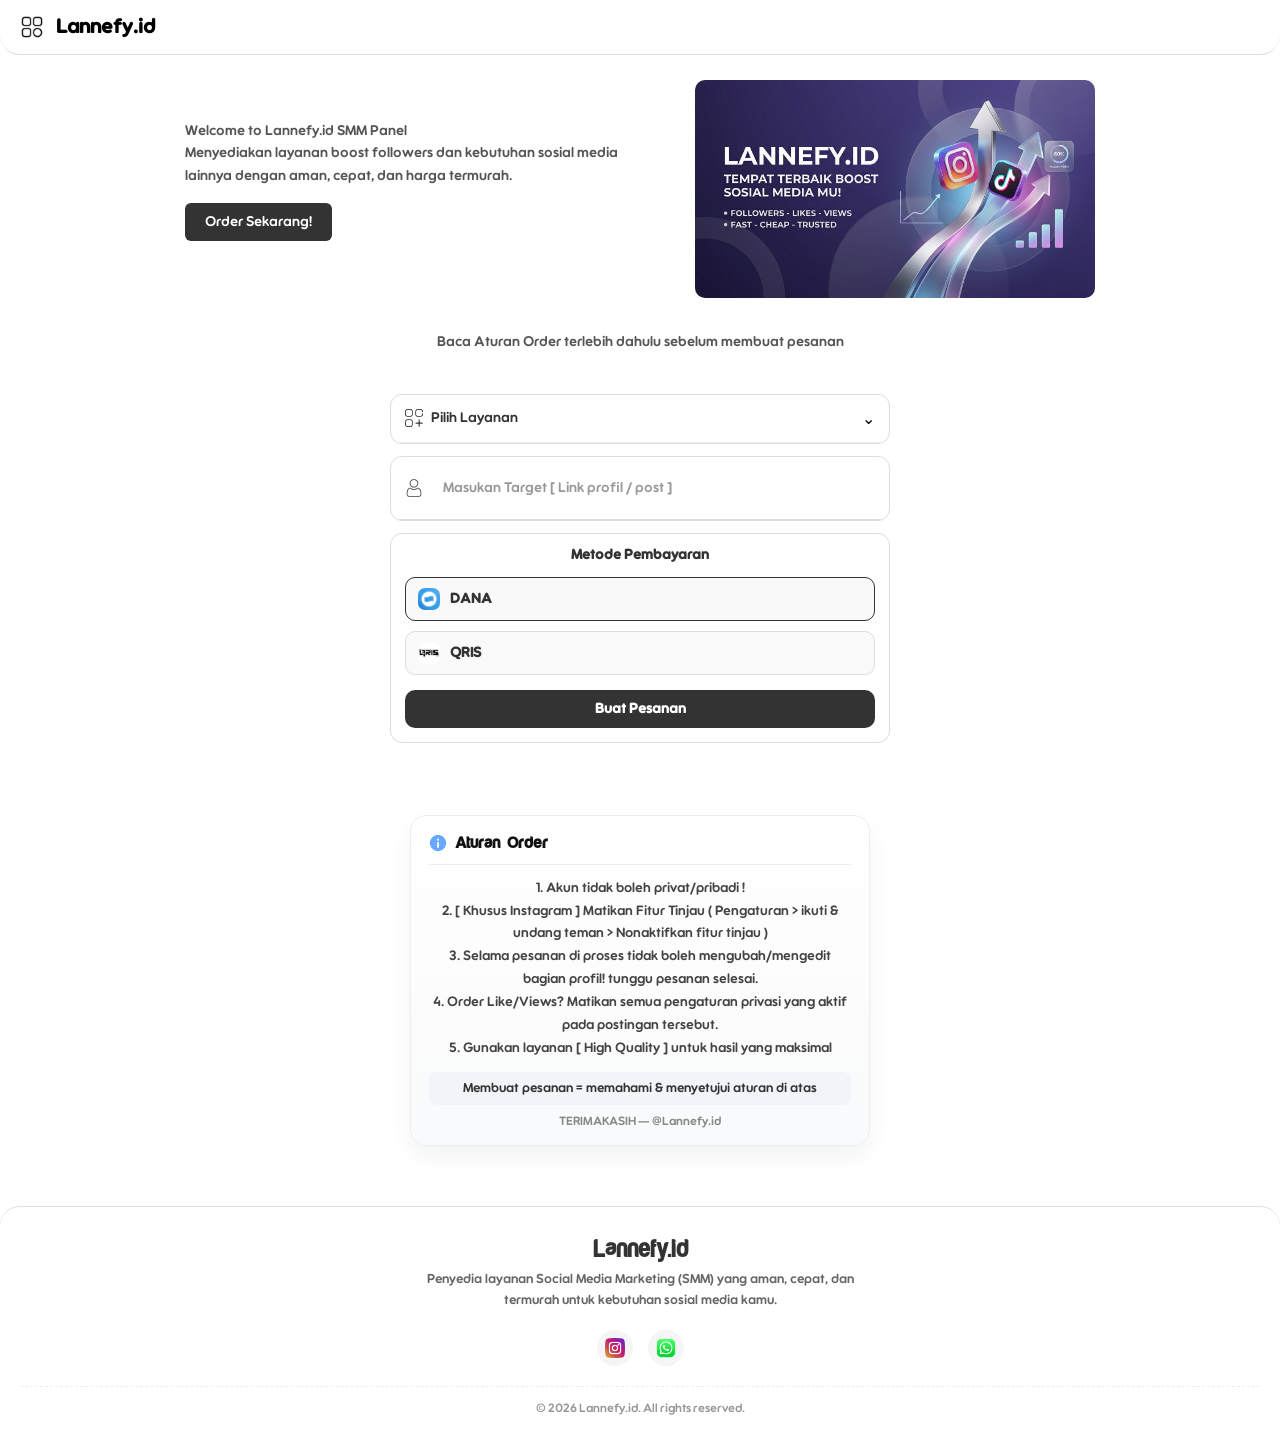
<file: index.html>
<!DOCTYPE html>
<html lang="id">
<head>
  <meta charset="UTF-8">
  <meta name="viewport" content="width=device-width, initial-scale=1.0">
  <title>Lannefy</title>

  <link rel="stylesheet" href="styles.css">
  <link rel="stylesheet" href="css1.css">
  <link rel="stylesheet" href="css2.css">
  <link rel="stylesheet" href="css4.css">
  <link rel="stylesheet" href="css3.css">
</head>
<body>

  <!-- HEADER -->
  <header class="header">
    <div class="left">
      <img src="pict/nav.png" class="hamburger" id="menuBtn">
      <div class="logo">Lannefy.id</div>
    </div>
  </header>

  <!-- SIDEBAR -->
  <aside class="sidebar" id="sidebar">
    
    <div class="sidebar-header">
  <div class="sidebar-logo">Lannefy.id</div>
</div>
    
    <nav class="menu">
<a href="#home">
  <img src="pict/home.png">
  <span>Home</span>
</a>
      <a href="#price">
  <img src="pict/pricelist.png">
  <span>Price list</span>
</a>

<a href="#aturan">
  <img src="pict/aturan.png">
  <span>Aturan order</span>
</a>
    </nav>
  </aside>

  <!-- OVERLAY -->
  <div class="overlay" id="overlay"></div>

  <!-- CONTENT -->
  <main class="content">

    <!-- HOME -->
    <section id="home">
      <div class="hero">
        <div class="hero-text">
          <p class="desc">
            Welcome to Lannefy.id SMM Panel<br>
            Menyediakan layanan boost followers dan kebutuhan sosial media lainnya dengan aman, cepat, dan harga termurah.
          </p>
          <br>
          <div class="fake-btn">Order Sekarang!</div>
        </div>

        <div class="hero-image">
          <img src="pict/banner.png" class="hero-banner">
        </div>
      </div>
      <p class="desc">Baca Aturan Order terlebih dahulu sebelum membuat pesanan</p>
    </section>
    
    <!-- REKOMENDASI -->



    <!-- PRICE -->
    <section id="price">
  <div class="service-box">

    <!-- HEADER -->
    <div class="service-header" id="serviceHeader">
      <div class="service-left">
        <img src="pict/option.png">
        <span id="selectedService">Pilih Layanan</span>
      </div>
      <span class="arrow">⌄</span>
    </div>

    <!-- DROPDOWN LIST -->

    <!-- DROPDOWN LIST -->
<div class="service-list" id="serviceList">
  <div class="service-item" data-target="ig-followers" data-icon="pict/instagram.png">
  </div>

  <div class="service-item" data-target="ig2" data-icon="pict/instagram.png">
  </div>
  
  <div class="service-item" data-target="ig3" data-icon="pict/instagram.png"></div>
  <div class="service-item", data-target="lk1" data-icon="pict/instagram.png"></div>
  <div class="service-item", data-target="lk2" data-icon="pict/instagram.png"></div>
  <div class="service-item", data-target="lk3" data-icon="pict/instagram.png"></div>
  <div class="service-item", data-target="vw1" data-icon="pict/instagram.png"></div>
  <div class="service-item", data-target="vw2" data-icon="pict/instagram.png"></div>
  <div class="service-item", data-target="ttl1" data-icon="pict/instagram.png"></div>
  <div class="service-item", data-target="ttf1" data-icon="pict/instagram.png"></div>
  <div class="service-item", data-target="ttf2" data-icon="pict/instagram.png"></div>
  <div class="service-item", data-target="ttvw1" data-icon="pict/instagram.png"></div>
  <div class="service-item", data-target="ttvw2" data-icon="pict/instagram.png"></div>
  
  
  
</div>

    <!-- PRICE (DIISI JS) -->
    <div id="priceContainer" class="price-container"></div>

  </div>
      
      <div class="input-box">
  <div class="input-group">
    <img src="pict/username.png" alt="">
    <input 
      type="text" 
      id="targetInput"
      placeholder="Masukan Target [ Link profil / post ]"
    >
  </div>
</div>
      
      <div class="payment-box">

  <!-- TITLE -->
  <div class="payment-title">Metode Pembayaran</div>

  <!-- OPTIONS -->
  <label class="payment-option">
    <input type="radio" name="payment" value="DANA" checked>
    <img src="pict/dana.png">
    <span>DANA</span>
  </label>

  <label class="payment-option">
    <input type="radio" name="payment" value="QRIS">
    <img src="pict/qris.png">
    <span>QRIS</span>
  </label>

  <!-- BUTTON -->
  <button class="order-btn" id="orderBtn">
    Buat Pesanan
  </button>

</div>
      
</section>


<!-- ATURAN -->    
<section id="aturan">       
    <div class="order-box">    

      <h1 class="aturan-title">
        <img src="pict/info.png" alt="info">
        Aturan Order
      </h1>    

      <hr>    

      <p class="aturan-list">
        1. Akun tidak boleh privat/pribadi !<br>    
        2. [ Khusus Instagram ] Matikan Fitur Tinjau ( Pengaturan > ikuti & undang teman > Nonaktifkan fitur tinjau ) <br>    
        3. Selama pesanan di proses tidak boleh mengubah/mengedit bagian profil! tunggu pesanan selesai. <br>    
        4. Order Like/Views? Matikan semua pengaturan privasi yang aktif pada postingan tersebut.  <br>
        5. Gunakan layanan [ High Quality ] untuk hasil yang maksimal        <br>
      </p>    

      <p class="aturan-note">
        Membuat pesanan = memahami & menyetujui aturan di atas
      </p>    

      <p class="aturan-footer">
        TERIMAKASIH — @Lannefy.id
      </p>    

    </div>
  </section>
</section>

       <footer class="footer">
      <div class="footer-content">
        <h2 class="footer-logo">Lannefy.id</h2>
        <p class="footer-desc">Penyedia layanan Social Media Marketing (SMM) yang aman, cepat, dan termurah untuk kebutuhan sosial media kamu.</p>
        
        <div class="footer-social">
          <a href="https://www.instagram.com/lannefy.id?igsh=MWJ1bHBzd2xjNGZhdA==" target="_blank"><img src="pict/instagram.png" alt="Instagram Lannefy"></a>
          <a href="#" target="_blank"><img src="pict/wa.png" alt="whatsapp"></a>
        </div>
      </div>
      
      <div class="footer-bottom">
        <p>&copy; 2026 Lannefy.id. All rights reserved.</p>
      </div>
    </footer>
 
    
</main>    


<!-- LOADING OVERLAY -->
<div id="loadingOverlay" class="loading-overlay">
  <div class="loading-box">
    <div class="spinner"></div>
    <p>Membuat pesanan, mohon tunggu.</p>
    <p>Beralih ke halaman pembayaran</p>
  </div>
</div>

<script src="price.js"></script>
  <script src="script.js"></script>

</body>
</html>
</file>
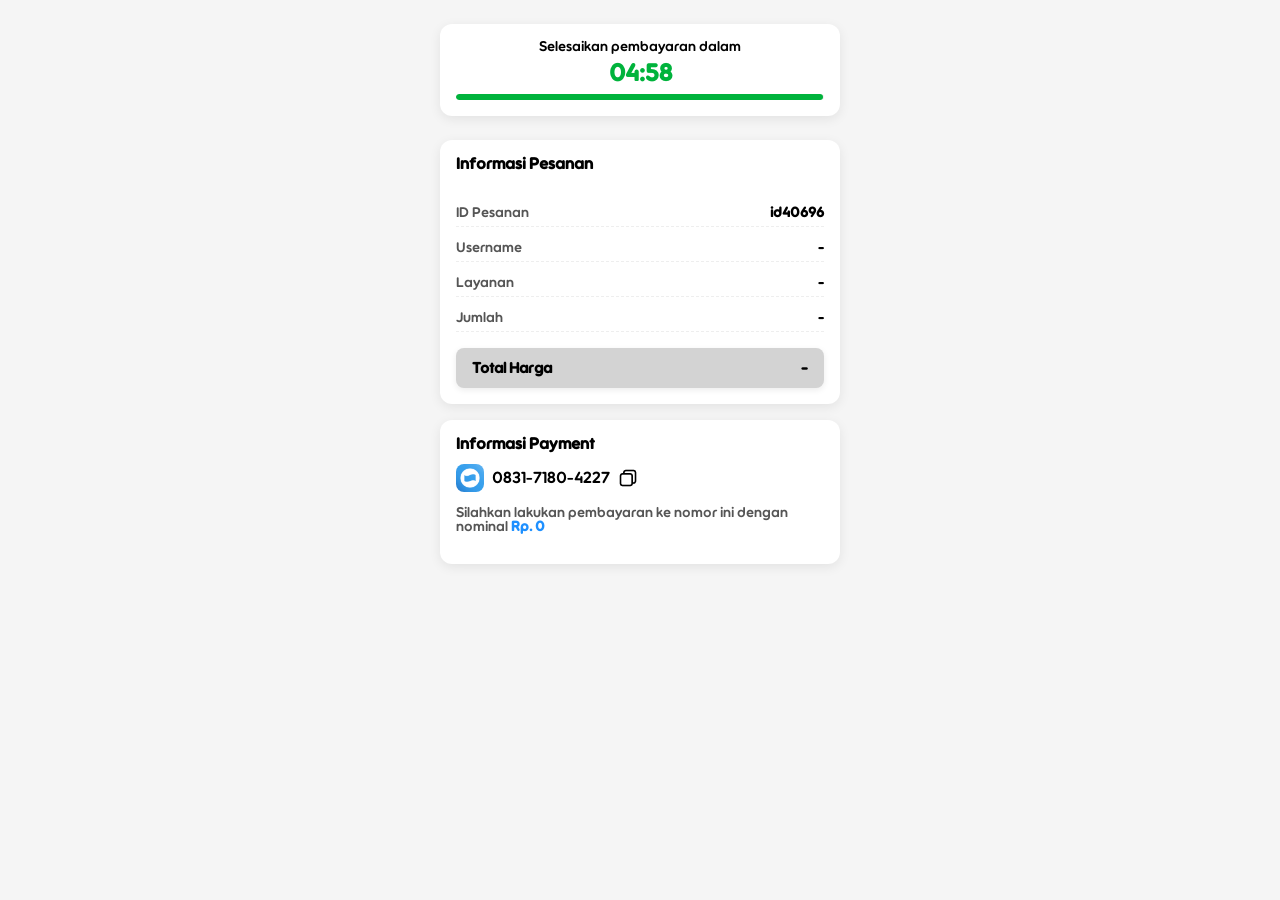
<file: pay/paydana.html>
<!DOCTYPE html>
<html lang="id">
<head>
  <meta charset="UTF-8">
  <meta name="viewport" content="width=device-width, initial-scale=1.0">
  <title>Bayar DANA - Lannefy</title>
  <link rel="stylesheet" href="pay.css">
</head>
<body>

  <main class="container">

    <!-- TIMER -->
    <!-- TIMER -->

    <!-- TIMER -->
<div class="timer-box">
  <div class="timer-content">
    <span>Selesaikan pembayaran dalam</span>
    <span id="timer">Timer Dimulai</span>
  </div>
<div class="progress-bar">
  <div class="progress-fill" id="progressFill"></div>
</div>
  <div id="timerEnd" class="timer-end">Waktu Habis</div>
</div>

    <!-- STRUK DETAIL PESANAN -->
    <div class="struk-box">
      <div class="struk-header">
        <span>Informasi Pesanan</span>
      </div>
      <br>
      <div class="struk-detail">
        <div class="struk-row">
          <div class="row-left">
            <span class="label">ID Pesanan</span>
            <span class="value" id="orderId">-</span>
          </div>
        </div>
        <div class="struk-row">
          <div class="row-left">
            <span class="label">Username</span>
            <span class="value" id="orderUser">-</span>
          </div>
        </div>
        <div class="struk-row">
          <div class="row-left">
            <span class="label">Layanan</span>
            <span class="value" id="orderService">-</span>
          </div>
        </div>
        <div class="struk-row">
          <div class="row-left">
            <span class="label">Jumlah</span>
            <span class="value" id="orderQty">-</span>
          </div>
        </div>
        <div class="struk-row total-row">
          <div class="row-left">
            <span class="label">Total Harga</span>
            <span class="value" id="orderTotal">-</span>
          </div>
        </div>
      </div>
    </div>

    <!-- PAYMENT INFO BOX -->
<div class="payment-info-box">
  <div class="payment-info-header">Informasi Payment</div>
  <div class="payment-info-content">
    <img src="../pict/dana.png" alt="DANA" class="payment-icon">
    <span id="danaNumber">0831-7180-4227</span>
    <img src="../pict/copy.png" alt="Salin" class="copy-icon" id="copyDana">
  </div>
  <p class="payment-instruction">
    Silahkan lakukan pembayaran ke nomor ini dengan nominal 
    <span id="paymentAmount">Rp. -</span>
  </p>
</div>
  </main>

  <script src="pay.js"></script>
</body>
</html>
</file>
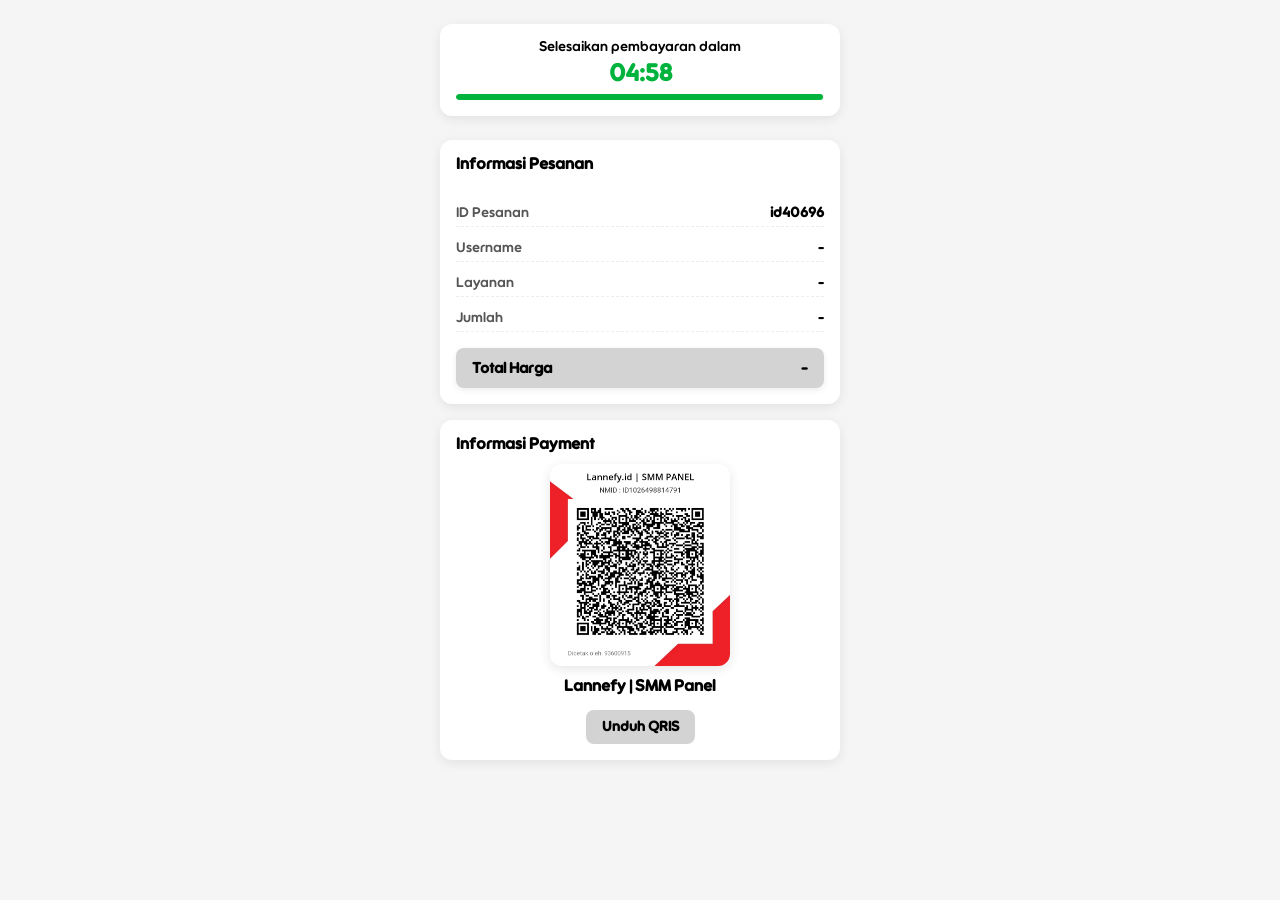
<file: pay/payqr.html>
<!DOCTYPE html>
<html lang="id">
<head>
  <meta charset="UTF-8">
  <meta name="viewport" content="width=device-width, initial-scale=1.0">
  <title>Bayar QRIS - Lannefy</title>
  <link rel="stylesheet" href="pay.css">
</head>
<body>

  <main class="container">

    <!-- TIMER -->
    <div class="timer-box">
      <div class="timer-content">
        <span>Selesaikan pembayaran dalam</span>
        <span id="timer">Timer Dimulai</span>
      </div>
      <div class="progress-bar">
        <div class="progress-fill" id="progressFill"></div>
      </div>
      <div id="timerEnd" class="timer-end">Waktu Habis</div>
    </div>

    <!-- STRUK DETAIL PESANAN -->
    <div class="struk-box">
      <div class="struk-header">
        <span>Informasi Pesanan</span>
      </div>
      <br>
      <div class="struk-detail">
        <div class="struk-row">
          <div class="row-left">
            <span class="label">ID Pesanan</span>
            <span class="value" id="orderId">-</span>
          </div>
        </div>
        <div class="struk-row">
          <div class="row-left">
            <span class="label">Username</span>
            <span class="value" id="orderUser">-</span>
          </div>
        </div>
        <div class="struk-row">
          <div class="row-left">
            <span class="label">Layanan</span>
            <span class="value" id="orderService">-</span>
          </div>
        </div>
        <div class="struk-row">
          <div class="row-left">
            <span class="label">Jumlah</span>
            <span class="value" id="orderQty">-</span>
          </div>
        </div>
        <div class="struk-row total-row">
          <div class="row-left">
            <span class="label">Total Harga</span>
            <span class="value" id="orderTotal">-</span>
          </div>
        </div>
      </div>
    </div>

    <!-- PAYMENT INFO BOX (QRIS) -->
    <div class="payment-info-box">
      <div class="payment-info-header">Informasi Payment</div>

      <!-- QRIS Gambar -->
      <div class="payment-qr">
        <img src="../pict/qrpay.jpg" alt="QRIS Lannefy" class="payment-qr-img" id="qrImg">
      </div>

      <!-- Nomor / Text -->
      <p id="danaNumber" style="margin-top: 12px; font-weight: bold; color: black; text-align:center;">
        Lannefy | SMM Panel
      </p>

      <!-- Tombol Unduh QRIS -->
      <div style="text-align:center; margin-top:12px;">
        <button class="download-btn" style="
          padding: 10px 16px;
          border-radius: 8px;
          background-color: lightgrey;
          color: black;
          font-weight: bold;
          border: none;
          cursor: pointer;
        ">Unduh QRIS</button>
      </div>

    </div>
    
    <!-- CONFIRM BOX -->
<!-- CONFIRM BOX -->
<div class="confirm-box" id="confirmBox">
  <div class="confirm-header">Konfirmasi Pembayaran</div>

  <div class="confirm-content">
    <p class="confirm-text">
      Sudah menyelesaikan pembayaran? klik disini untuk konfirmasi ke admin dan kirimkan bukti pembayaran.
    </p>

    <button id="confirmBtn">Konfirmasi ke Admin</button>
  </div>
</div>
    
  </main>

  <script src="qr.js"></script>
</body>
</html>
</file>
<file: styles.css>
* {
  margin: 0;
  padding: 0;
  box-sizing: border-box;
}

body {
  font-family: "bagus", sans-serif;
  background: #f5f5f5;
  color: #333;
}

/* FONT */
@font-face {
  font-family: "estetik";
  src: url("font/estetik.otf");
}

@font-face {
  font-family: "bagus";
  src: url("font/bagus.otf");
}

h1, h2, h3 {
  font-family: "estetik";
}

.order-btn {
  transition: 0.2s ease;
}

.order-btn:active {
  transform: scale(0.96);
}

/* Paksa Light Mode */
:root {
  color-scheme: light; /* browser forms, scrollbars, input colors */
  background-color: #fff;
  color: #000;
}

@media (prefers-color-scheme: dark) {
  /* override semua warna dark mode */
  body {
    background-color: #fff !important;
    color: #000 !important;
  }
  /* contoh elemen lain */
  .sidebar, .menu, .loading-box {
    background-color: #fff !important;
    color: #000 !important;
    border-color: #ddd !important;
  }
}
</file>
<file: css1.css>
/* HEADER */
.header {
  position: fixed;
  top: 0;
  left: 0;
  width: 100%;
  border-radius: 0px 0px 20px 20px;
  display: flex;
  align-items: center;
  padding: 15px 20px;
  background: #ffffff;
  border-bottom: 1px solid #ddd;
  z-index: 2000;
}

.left {
  display: flex;
  align-items: center;
  gap: 12px;
}

.logo {
  font-size: 20px;
  font-weight: bold;
}

/* HAMBURGER */
.hamburger {
  width: 24px;
  cursor: pointer;
  transition: transform 0.4s ease;
}

.hamburger.active {
  transform: rotate(90deg);
}

/* SIDEBAR */
.sidebar {
  position: fixed;
  top: 0;
  left: -70%;
  width: 70%;
  height: 100%;
  background: #ffffff;
  border-radius: 0px 25px 25px 0px;
  transition: left 0.3s ease;
  z-index: 3000;
}

.sidebar.show {
  left: 0;
}

/* SIDEBAR HEADER */
.sidebar-header {
  padding: 20px 20px 10px;
  border-bottom: 1px solid #eee;
}

/* LOGO SIDEBAR */
.sidebar-logo {
  font-family: "estetik", sans-serif;
  font-size: 22px;
  font-weight: bold;
  color: #111;
  letter-spacing: 0.5px;
}

/* MENU */
.menu {
  display: flex;
  flex-direction: column;
  padding: 10px 20px;
  margin-top: 0;
}

/* ITEM MENU */
.menu a {
  position: relative;
  display: flex;
  align-items: center;
  gap: 12px;
border-radius: 8px;
  padding: 12px 0 12px 18px; /* ⬅️ ini kunci biar ga nabrak garis */
  text-decoration: none;
  color: #333;
  border-bottom: 1px solid #eaeaea;

  transition: 0.25s ease;
}

/* ICON */
.menu a img {
  width: 18px;
  height: 18px;
  flex-shrink: 0;
}

/* HOVER */
.menu a:hover {
  background: #f5f5f5;
  transform: translateX(4px);
}

/* ACTIVE */
.menu a.active {
  background: #f0f0f0;
  border-radius: 8px;
}

/* GARIS ACTIVE (FIX FINAL) */
.menu a.active::before {
  content: "";
  position: absolute;
  left: 0; /* ⬅️ tetap di kiri */
  top: 20%;
  width: 3px;
  height: 60%;
  background: #333;
  border-radius: 3px;
}

/* OVERLAY */
.overlay {
  position: fixed;
  top: 0;
  left: 0;
  width: 100%;
  height: 100%;
  background: rgba(0,0,0,0.2);

  opacity: 0;
  pointer-events: none;
  transition: 0.3s;
  z-index: 2500;
}

.overlay.show {
  opacity: 1;
  pointer-events: all;
}

.content {
  padding-top: 10px;
  text-align: center;
}

/* SCROLL */
html {
  scroll-behavior: smooth;
}

section {
  padding: 20px 20px;
  scroll-margin-top: 80px;
}

/* =========================
   SIDEBAR ANIMATION
========================= */

.sidebar-header,
.menu a {
  opacity: 0;
  transform: translateX(-20px);
}

.sidebar.show .sidebar-header {
  animation: slideFade 0.4s ease forwards;
}

.sidebar.show .menu a:nth-child(1) {
  animation: slideFade 0.4s ease forwards;
  animation-delay: 0.1s;
}

.sidebar.show .menu a:nth-child(2) {
  animation: slideFade 0.4s ease forwards;
  animation-delay: 0.2s;
}

.sidebar.show .menu a:nth-child(3) {
  animation: slideFade 0.4s ease forwards;
  animation-delay: 0.3s;
}

@keyframes slideFade {
  from {
    opacity: 0;
    transform: translateX(-20px);
  }
  to {
    opacity: 1;
    transform: translateX(0);
  }
}
</file>
<file: css2.css>
/* =========================
   HERO
========================= */
.hero {
  display: flex;
  flex-direction: column;
  align-items: center;
  padding: 30px 15px;
  text-align: center;
}

.hero-image {
  order: 1;
  margin-bottom: 15px;
}

.hero-text {
  order: 2;
  max-width: 500px;
}

.desc {
  font-size: 14px;
  color: #555;
  line-height: 1.6;
}

.hero-banner {
  width: 100%;
  max-width: 400px;
  border-radius: 10px;
  margin-top: 20px;
}

.fake-btn {
  display: inline-block;
  padding: 12px 20px;
  background: #333;
  color: #fff;
  border-radius: 6px;
  font-size: 14px;
  cursor: default;
  user-select: none;
}

/* DESKTOP */
@media (min-width: 900px) {
  .hero {
    flex-direction: row;
    justify-content: center;
    align-items: center;
    gap: 60px;
    text-align: left;
  }

  .hero-text {
    order: 1;
    max-width: 450px;
  }

  .hero-image {
    order: 2;
    margin-bottom: 0;
  }
}

/* =========================
   PRICE WRAPPER
========================= */
.price-box {
  max-width: 500px;
  margin: auto;
  padding: 20px;
  display: flex;
  flex-direction: column;
  gap: 5px;
}

/* SELECT */
.option-select {
  display: flex;
  align-items: center;
  gap: 10px;
  background: #fff;
  border: 1px solid #ddd;
  padding: 12px;
  border-radius: 8px;
  cursor: pointer;
}

.option-select img {
  width: 18px;
}

/* DROPDOWN */
.option-list {
  display: none;
  margin-top: 5px;
  border: 1px solid #ddd;
  border-radius: 8px;
  overflow: hidden;
  background: #fff;
}

.option-item {
  padding: 12px;
  font-size: 14px;
  border-bottom: 1px solid #eee;
  cursor: pointer;
  display: flex;
  align-items: center;
  gap: 10px;
  white-space: nowrap;      /* mencegah teks wrap */
  overflow: hidden;         /* sembunyikan kelebihan teks */
  text-overflow: ellipsis;  /* tambahkan ... jika teks terlalu panjang */
}

.option-item img {
  width: 18px;
  height: 18px;
}

.option-item:hover {
  background: #f5f5f5;
}

/* =========================
   PRICE LIST
========================= */
.price-list {
  margin-top: 10px;
}

.price-content {
  display: none;
  background: #fff;
  border: 1px solid #ddd;
  border-radius: 8px;
  overflow: visible; /* biar konten tidak kepotong */
}

.price-item {
  position: relative;
  overflow: visible;
  padding: 16px 12px 12px;
  font-size: 14px;
  border-bottom: 1px solid #eee;
  cursor: pointer;
  transition: 0.25s ease;
  display: flex;
  justify-content: space-between;
  align-items: center;
}

.price-item:hover {
  transform: translateY(-3px) scale(1.01);
  box-shadow: 0 10px 25px rgba(0,0,0,0.08);
}

.price-item.active {
  background: #333;
  color: #fff;
  transform: scale(1.03);
  box-shadow: 0 8px 20px rgba(0,0,0,0.12);
}

.price-item span:last-child {
  font-weight: 600;
}

/* =========================
   ORDER FORM
========================= */
.order-box {
  max-width: 500px;
  margin: 0 auto;
  padding: 15px;
  background: #fff;
  border-radius: 12px;
}

.order-title {
  font-size: 16px;
  font-weight: bold;
  margin-bottom: 10px;
}

.input-group {
  display: flex;
  align-items: center;
  gap: 10px;
  padding: 10px 0;
  border-bottom: 1px solid #ddd;
}

.input-group img {
  width: 16px;
  opacity: 0.7;
}

.input-group input {
  border: none;
  outline: none;
  width: 100%;
  font-size: 14px;
  background: #fff;
  padding: 10px;
  border-radius: 8px;
}

.input-group:focus-within {
  border-bottom: 1px solid #333;
}

.order-btn {
  width: 100%;
  margin-top: 10px;
  padding: 12px;
  background: #333;
  color: #fff;
  border: none;
  border-radius: 8px;
  font-size: 14px;
  cursor: pointer;
  transition: 0.2s;
}

.order-btn:hover {
  background: #000;
}

/* =========================
   SUMMARY
========================= */
.selected-summary {
  max-width: 500px;
  margin: 10px auto 0;
  padding: 12px;
  background: #f5f5f5;
  border-radius: 10px;
  font-size: 14px;
  display: none;
}

/* =========================
   POPUP
========================= */
.popup {
  position: fixed;
  top: 0;
  left: 0;
  width: 100%;
  height: 100%;
  background: rgba(0,0,0,0.2);
  display: none;
  justify-content: center;
  align-items: center;
  z-index: 2000;
}

.popup-box {
  width: 90%;
  max-width: 380px;
  background: #fff;
  padding: 20px;
  border-radius: 12px;
  font-size: 14px;
}

/* =========================
   PAYMENT
========================= */
.payment-methods {
  display: flex;
  flex-direction: column;
  gap: 10px;
  margin: 10px 0;
}

.payment-option {
  display: flex;
  align-items: center;
  gap: 10px;
  cursor: pointer;
  user-select: none;
}

.payment-option input {
  display: none;
}

.custom-radio {
  width: 24px;
  height: 24px;
  border: 2px solid #333;
  border-radius: 6px;
  display: inline-block;
  position: relative;
  transition: all 0.2s ease;
}

.payment-option input:checked + .custom-radio {
  background-color: #333;
  border-color: #333;
}

.payment-option input:checked + .custom-radio::after {
  content: '';
  position: absolute;
  top: 4px;
  left: 4px;
  width: 12px;
  height: 12px;
  background: #fff;
  border-radius: 2px;
}

.payment-option img {
  width: 24px;
  height: 24px;
  border-radius: 7px;
}

/* =========================
   SCROLL + BLUR
========================= */
html {
  scroll-behavior: smooth;
}

body.lock {
  overflow: hidden;
}

body.blur main {
  filter: blur(4px);
}

.price-item.best {
  border: 1px solid #333;
  border-radius: 10px;
  display: flex;
  justify-content: space-between;
  align-items: center;
}

.price-left {
  display: flex;
  align-items: center;
  gap: 6px;
}

.best-badge {
  font-size: 10px;
  background: #333;
  color: #fff;
  padding: 2px 6px;
  border-radius: 6px;
  animation: pulseTag 1.5s infinite;
}

@keyframes pulseTag {
  0% { transform: scale(1); }
  50% { transform: scale(1.08); }
  100% { transform: scale(1); }
}

/* =========================
   DROPDOWN SERVICE LIST PANJANG
========================= */
.service-item {
  white-space: nowrap;      /* mencegah teks wrap */
  overflow: hidden;         /* sembunyikan kelebihan teks */
  text-overflow: ellipsis;  /* tambahkan ... jika kepotong */
  display: flex;
  align-items: center;
  gap: 8px;
  max-width: 100%;          /* jangan melebihi container */
}

.service-item span {
  max-width: 200px;         /* sesuaikan lebar tulisan */
  white-space: nowrap;
  overflow: hidden;
  text-overflow: ellipsis;
}

/* Tulisan panjang di dropdown mengecil supaya muat 1 baris */
.service-item span {
  display: inline-block;
  white-space: nowrap;
  overflow: hidden;
  font-size: 14px;        /* ukuran default */
  max-width: calc(100% - 30px); /* sisakan space buat icon */
}

/* auto resize untuk teks panjang */
.service-item span {
  font-size: clamp(10px, 2.5vw, 14px); 
  /* minimal 10px, maksimal 14px, menyesuaikan lebar viewport */
}
</file>
<file: css4.css>
/* =========================
   SERVICE SELECT BOX
========================= */
.service-box {
  max-width: 500px;
  margin: 0 auto;
  background: #fff;
  border: 1px solid #ddd;
  border-radius: 12px;
  overflow: hidden;
}

/* =========================
   HEADER
========================= */
.service-header {
  display: flex;
  align-items: center;
  justify-content: space-between;
  padding: 14px;
  cursor: pointer;
  border-bottom: 1px solid #eee;
}

/* LEFT */
.service-left {
  display: flex;
  align-items: center;
  gap: 8px;
}

.service-left img {
  width: 18px;
  height: 18px;
  object-fit: contain;
}

/* TEXT */
#selectedService {
  font-size: 14px;
  color: #333;

  display: flex;
  align-items: center;
  gap: 6px;

  white-space: nowrap;
  overflow: hidden;
  text-overflow: ellipsis;

  max-width: 220px;
}

/* ARROW */
.arrow {
  font-size: 16px;
  transition: 0.3s ease;
}

.service-header.active .arrow {
  transform: rotate(180deg);
}

/* =========================
   DROPDOWN
========================= */
.service-list {
  display: none;
  border-top: 1px solid #eee;
  background: #fff;
}

.service-list.show {
  display: block;
}

.service-item {
  padding: 12px 14px;
  font-size: 14px;
  cursor: pointer;
  border-bottom: 1px solid #eee;

  display: flex;
  align-items: center;
  gap: 8px;
}

.service-item img {
  width: 16px;
  height: 16px;
  object-fit: contain;
}

.service-item:hover {
  background: #f5f5f5;
}

/* =========================
   PRICE LIST
========================= */
#priceContainer {
  display: flex;
  flex-direction: column;
  background: #fff;
}

/* ITEM */
.price-item {
  position: relative;
  display: flex;
  justify-content: space-between;
  align-items: center;

  padding: 14px;
  padding-left: 30px; /* space icon */

  font-size: 14px;
  color: #111;

  border-bottom: 1px solid rgba(0,0,0,0.05);
  cursor: pointer;

  overflow: hidden;
  transition: all 0.25s ease;

  opacity: 0;
}

/* HOVER */
.price-item:hover {
  background: #f7f7f7;
  transform: translateY(-1px);
}

/* ACTIVE */
.price-item.active {
  background: #333;
  transform: scale(1.01);
  box-shadow: 0 6px 15px rgba(0,0,0,0.1);
}

/* TEXT */
.price-item .qty {
  font-weight: 500;
  color: inherit;
}

.price-item .price {
  font-weight: 600;
  color: inherit;
}

/* ACTIVE TEXT FIX */
.price-item.active .qty,
.price-item.active .price {
  color: #fff;
}

/* =========================
   CHECK ICON (FIX TOTAL)
========================= */
.check-icon {
  position: absolute;
  left: 10px;
  top: 50%;
  transform: translateY(-50%) scale(0.5);

  width: 14px;
  height: 14px;
  object-fit: contain;

  opacity: 0;
  transition: 0.2s ease;

  /* 🔥 UBAH JADI PUTIH */
  filter: brightness(0) invert(1);
}


/* muncul saat active */
.price-item.active .check-icon {
  opacity: 1;
  transform: translateY(-50%) scale(1);
}

/* =========================
   RIPPLE EFFECT
========================= */
.ripple {
  position: absolute;
  border-radius: 50%;
  background: rgba(255,255,255,0.4);
  transform: scale(0);
  animation: rippleAnim 0.5s linear;
  pointer-events: none;
}

@keyframes rippleAnim {
  to {
    transform: scale(4);
    opacity: 0;
  }
}

/* =========================
   SKELETON
========================= */
.skeleton {
  padding: 14px;
  border-bottom: 1px solid #eee;
}

.skeleton-bar {
  height: 14px;          /* lebih tebal */
  border-radius: 8px;    /* lebih rounded */
  background: linear-gradient(
    90deg,
    #eee 25%,
    #ddd 50%,   /* lebih kontras */
    #eee 75%
  );
  background-size: 400% 100%;
  animation: skeletonAnim 1.2s infinite linear;
}

@keyframes skeletonAnim {
  0% { background-position: 100% 0; }
  100% { background-position: 0 0; }
}

/* =========================
   ANIMATION MASUK
========================= */
.price-item.show {
  animation: fadeSlideUp 0.35s ease forwards;
}

@keyframes fadeSlideUp {
  from {
    opacity: 0;
    transform: translateY(10px);
  }
  to {
    opacity: 1;
    transform: translateY(0);
  }
}

/* =========================
   INPUT TARGET BOX
========================= */
.input-box {
  max-width: 500px;
  margin: 12px auto 0;
  background: #fff;
  border: 1px solid #ddd;
  border-radius: 12px;
  overflow: hidden;
}

/* WRAPPER */
.input-group {
  display: flex;
  align-items: center;
  gap: 10px;
  padding: 14px;
  transition: 0.2s;
}

/* ICON */
.input-group img {
  width: 18px;
  height: 18px;
  object-fit: contain;
  opacity: 0.6;
}

/* INPUT */
.input-group input {
  border: none;
  outline: none;
  width: 100%;
  font-size: 14px;
  font-family: inherit;
  color: #111;
  background: transparent;
  white-space: nowrap;
  overflow: hidden;
  text-overflow: ellipsis;
  
}

/* PLACEHOLDER */
.input-group input::placeholder {
  color: #999;
  transition: 0.2s;
}

/* FOCUS EFFECT */
.input-group:focus-within {
  background: #f9f9f9;
}

/* ICON SAAT FOCUS */
.input-group:focus-within img {
  opacity: 1;
  transform: scale(1.05);
}

/* BORDER GLOW HALUS */
.input-box:focus-within {
  border-color: #333;
  box-shadow: 0 4px 12px rgba(0,0,0,0.05);
}

/* =========================
   PAYMENT BOX
========================= */
.payment-box {
  max-width: 500px;
  margin: 12px auto;
  background: #fff;
  border: 1px solid #ddd;
  border-radius: 12px;
  padding: 14px;
  display: flex;
  flex-direction: column;
  gap: 10px;
}

/* TITLE */
.payment-title {
  font-size: 14px;
  font-weight: 600;
  color: #333;
  margin-bottom: 5px;
}

/* OPTION */
.payment-option {
  display: flex;
  align-items: center;
  gap: 10px;
position: relative;
  padding: 10px 12px;
  border: 1px solid #ddd;
  border-radius: 10px;
overflow: hidden;
  cursor: pointer;
  transition: 0.2s;
  background: #fafafa;
}

/* ICON */
.payment-option img {
  width: 22px;
  height: 22px;
  object-fit: contain;
}

/* TEXT */
.payment-option span {
  font-size: 14px;
  color: #333;
}

/* RADIO */
.payment-option input {
  accent-color: #333;
  cursor: pointer;
}

/* HOVER */
.payment-option:hover {
  background: #f3f3f3;
}

/* ACTIVE SELECT */
.payment-option input:checked + img + span {
  font-weight: 600;
}

.payment-option input:checked {
  transform: scale(1.1);
}

/* BORDER ACTIVE */
.payment-option:has(input:checked) {
  border-color: #333;
  background: #f9f9f9;
}

/* =========================
   BUTTON ORDER
========================= */
.order-btn {
  width: 100%;
  margin-top: 5px;

  padding: 12px;
  border: none;
  border-radius: 10px;

  background: #333;
  color: #fff;

  font-size: 14px;
  font-family: inherit;
  font-weight: 500;

  cursor: pointer;
  transition: 0.25s ease;
}

/* HOVER */
.order-btn:hover {
  background: #000;
  transform: translateY(-1px);
}

/* CLICK */
.order-btn:active {
  transform: scale(0.98);
}


/* =========================
   LOADING OVERLAY
========================= */
.loading-overlay {
  display: none; /* HARUS default hidden */
  position: fixed;
  top: 0;
  left: 0;
  width: 100%;
  height: 100%;
  background: rgba(0,0,0,0.6);
  z-index: 9999;
  justify-content: center;
  align-items: center;
}

.loading-box {
  background: #fff;
  padding: 30px 40px;
  border-radius: 12px;
  text-align: center;
  display: flex;
  flex-direction: column;
  gap: 15px; /* spasi antara spinner & teks */
  min-width: 250px;
  box-shadow: 0 10px 20px rgba(0,0,0,0.2);
}

.spinner {
  width: 50px;
  height: 50px;
  border: 5px solid #eee;
  border-top: 5px solid #007bff; /* warna spinner */
  border-radius: 50%;
  animation: spin 1s linear infinite;
  margin: 0 auto;
}

@keyframes spin {
  0% { transform: rotate(0deg); }
  100% { transform: rotate(360deg); }
}
.loading-box p {
  margin-top: 12px;
  font-weight: 600; /* teks lebih bold */
  color: #333;
}

@keyframes spin {
  to {
    transform: rotate(360deg);
  }
}

/* =========================
   BUTTON & PAYMENT FIX GLOBAL
========================= */
button,
.payment-option,
.order-btn {
  font-family: "bagus" !important; /* paksa font */
  font-weight: bold;
}
</file>
<file: css3.css>
/* =========================
   ATURAN ORDER - MODERN CLEAN
========================= */
#aturan {
  padding: 20px 15px;
  margin: 20px auto;
  max-width: 500px;
}

/* CARD */
#aturan .order-box {
  background: linear-gradient(180deg, #ffffff, #f9fafb);
  border-radius: 16px;
  padding: 18px;
  border: 1px solid #eee;
  box-shadow: 0 10px 25px rgba(0,0,0,0.05);
  transition: 0.25s ease;
}

#aturan .order-box:hover {
  transform: translateY(-2px);
  box-shadow: 0 15px 35px rgba(0,0,0,0.08);
}

/* TITLE + ICON */
.aturan-title {
  display: flex;
  align-items: center;
  gap: 8px;
  font-size: 16px;
  font-weight: 600;
  color: #111;
}

.aturan-title img {
  width: 18px;
  height: 18px;
  opacity: 0.8;
}

/* GARIS */
#aturan hr {
  border: none;
  border-top: 1px solid #eee;
  margin: 12px 0;
}

/* LIST */
.aturan-list {
  font-size: 13.5px;
  line-height: 1.7;
  color: #444;
}

/* NOTE */
.aturan-note {
  margin-top: 12px;
  padding: 10px;
  background: #f1f5f9;
  border-radius: 8px;
  font-size: 13px;
  color: #333;
  text-align: center;
}

/* FOOTER */
.aturan-footer {
  margin-top: 10px;
  font-size: 12px;
  text-align: center;
  color: #888;
}

/* =========================
   REKOMENDASI SECTION
========================= */
#recommendation {
  padding: 20px 15px;
  display: flex;
  justify-content: center;
}

.recom-box {
  width: 100%;
  max-width: 500px;
}

/* HEADER */
.recom-header {
  display: flex;
  align-items: center;
  justify-content: center; /* INI KUNCINYA */
  gap: 8px;
  margin-bottom: 12px;
  text-align: center;
}

.recom-header img {
  width: 20px;
}

.recom-header h3 {
  font-size: 16px;
  font-weight: 600;
  align-items: center;
  color: #fff;
}

/* LIST */
.recom-list {
  display: flex;
  flex-direction: column;
  gap: 10px;
}

/* ITEM */
.recom-item {
  display: flex;
  align-items: center;
  gap: 12px;
  background: #fff;
  padding: 12px;
  border-radius: 12px;
  cursor: pointer;

  box-shadow: 0 8px 20px rgba(0,0,0,0.05);
  transition: 0.25s ease;
}

.recom-item:hover {
  transform: translateY(-2px);
  box-shadow: 0 12px 25px rgba(0,0,0,0.08);
}

/* ICON */
.recom-item img {
  width: 20px;
  height: 20px;
  border-radius: 10px;
}

/* TEXT */
.recom-text h4 {
  font-size: 14px;
  margin: 0;
}

.recom-text p {
  font-size: 12px;
  color: #666;
  margin: 2px 0 0;
}

#recommendation { 
  background: lightslategrey;
}

/* =========================
   FOOTER
========================= */
.footer {
  background: #ffffff;
  border-top: 1px solid #ddd;
  padding: 30px 20px 15px;
  margin-top: 40px;
  text-align: center;
  border-radius: 20px 20px 0 0; /* Biar ujung atasnya agak melengkung manis */
}

.footer-content {
  max-width: 500px;
  margin: 0 auto;
}

.footer-logo {
  font-family: "estetik", sans-serif;
  font-size: 22px;
  color: #333;
  margin-bottom: 8px;
}

.footer-desc {
  font-size: 13px;
  color: #666;
  line-height: 1.6;
  margin-bottom: 18px;
  padding: 0 10px;
}

.footer-social {
  display: flex;
  justify-content: center;
  gap: 15px;
  margin-bottom: 20px;
}

.footer-social a {
  display: inline-block;
  background: #f5f5f5;
  padding: 8px;
  border-radius: 50%; /* Bikin background bulat untuk ikon */
  transition: 0.3s ease;
}

.footer-social a img {
  width: 20px;
  height: 20px;
  object-fit: contain;
  vertical-align: middle;
}



.footer-social a:hover {
  background: #e0e0e0;
  transform: translateY(-3px); /* Efek melompat kecil saat disentuh */
}

.footer-bottom {
  border-top: 1px dashed #eee;
  padding-top: 15px;
  font-size: 12px;
  color: #999;
}

/* SAMAKAN WIDTH ATURAN DENGAN FORM ORDER */
#aturan {
  padding: 20px 20px;
  display: flex;
  justify-content: center;
}

#aturan .order-box {
  width: 100%;
  max-width: 500px;
  margin: 0 auto;
}

.price-item.best {
  position: relative;
  border-radius: 8px;
  border: 0.5px solid black;
}
</file>
<file: pay/pay.css>
/* =========================
   PAYDANA.CSS
========================= */
body {
  font-family: bagus;
  background: #f5f5f5;
  margin: 0;
  padding: 0;
}

@font-face {
  font-family: "bagus";
  src: url("../font/bagus.otf");
}

.container {
  max-width: 400px;
  margin: 24px auto;
  padding: 0 12px;
}

/* =========================
   TIMER BOX
========================= */
.timer-box {
  background: #fff;
  border-radius: 12px;
  padding: 16px;
  text-align: center;
  box-shadow: 0 3px 12px rgba(0,0,0,0.08);
  margin-bottom: 24px;
}

.timer-content {
  display: flex;
  flex-direction: column; /* ubah jadi kolom */
  justify-content: center;
  align-items: center;
  gap: 8px;
  font-weight: 500;
  font-size: 14px;
}

#timer {
  font-size: 24px;
  font-weight: bold;
  color: #e60000;
  min-width: 60px;
  text-align: center;
}

.timer-wrapper {
  display: flex;
  align-items: center;
  gap: 8px;
}



.timer-icon {
  width: 28px;
  height: 28px;
  filter: invert(31%) sepia(94%) saturate(5201%) hue-rotate(356deg) brightness(96%) contrast(104%);
}

.timer-end {
  margin-top: 12px;
  font-size: 14px;
  font-weight: bold;
  color: #e60000;
  display: none;
}

/* =========================
   STRUK DETAIL PESANAN
========================= */
.struk-box {
  background: #fff;
  border-radius: 12px;
  padding: 16px;
  box-shadow: 0 3px 12px rgba(0,0,0,0.08);
}

.struk-header {
  font-weight: bold;
  font-size: 16px;
  margin-bottom: 12px;
  text-align: left;
}

.struk-detail {
  display: flex;
  flex-direction: column;
  gap: 8px;
}

.struk-row {
  display: flex;
  justify-content: space-between; /* <-- ini bikin kiri-kanan */
  align-items: center;
  padding: 6px 0;
  border-bottom: 1px dashed #eee;
}

.struk-row:last-child {
  border-bottom: none;
}

.row-left {
  display: flex;
  justify-content: space-between; /* <-- kiri-kanan */
  width: 100%;
  align-items: center;
}

.label {
  color: #555;
  font-size: 14px;
  text-align: left;
}

.value {
  font-weight: bold;
  font-size: 14px;
  text-align: right; /* <-- jawaban ke kanan */
}

/* =========================
   TOTAL HARGA KHUSUS
========================= */
.total-row {
  background: lightgrey; /* soft merah muda gradient */
  padding: 12px 16px;
  border-radius: 8px;
  box-shadow: 0 2px 6px rgba(0,0,0,0.08);
  margin-top: 8px;
}

.total-row .label {
  font-weight: bold;
  font-size: 15px;
  color: black;
}

.total-row .value {
  font-weight: 700;
  font-size: 16px;
  color: black;
  text-align: right;
}

/* =========================
   RESPONSIVE
========================= */
@media screen and (max-width: 480px) {
  #timer {
    font-size: 20px;
    min-width: 50px;
  }

  .label, .value {
    font-size: 13px;
  }

  .struk-header {
    font-size: 15px;
  }
}

/* =========================
   PAYMENT INFO BOX
========================= */
.payment-info-box {
  background: #fff;
  border-radius: 12px;
  padding: 16px;
  margin-top: 16px;
  box-shadow: 0 3px 12px rgba(0,0,0,0.08);
}

.payment-info-header {
  font-weight: bold;
  font-size: 16px;
  margin-bottom: 12px;
  text-align: left;
}

.payment-info-content {
  display: flex;
  align-items: center;
  gap: 8px;
  margin-bottom: 12px;
}

.payment-icon {
  width: 28px;
  height: 28px;
  border-radius: 8px;
}

.copy-icon {
  width: 20px;
  height: 20px;
  cursor: pointer;
}

.payment-instruction {
  font-size: 14px;
  color: #555;
}

#paymentAmount {
  font-weight: bold;
  color: dodgerblue;
}

/* =========================
   PROGRESS BAR TIMER
========================= */
/* =========================
   PROGRESS BAR TIMER
========================= */
.progress-bar {
  width: 100%;
  height: 6px;
  background: #eee;
  border-radius: 3px;
  overflow: hidden;
  margin-top: 8px;
}

.progress-fill {
  width: 100%;
  height: 100%;
  background: #00b33c; /* ubah dari merah ke hijau default */
  border-radius: 3px;
  transition: width 1s linear, background-color 0.5s;
}

/* =========================
   FORCE LIGHT MODE
========================= */
html, body {
  background-color: #f5f5f5 !important;
  color: #000 !important;
}

@media (prefers-color-scheme: dark) {
  html, body {
    background-color: #f5f5f5 !important;
    color: #000 !important;
  }

  .timer-box,
  .struk-box,
  .payment-info-box {
    background-color: #fff !important;
    color: #000 !important;
    box-shadow: 0 3px 12px rgba(0,0,0,0.08);
  }
}

/* =========================
   PAYMENT QR IMAGE
========================= */
.payment-qr {
  display: flex;
  justify-content: center;
  margin-top: 12px;
}

.payment-qr-img {
  width: 180px;       /* ukuran default QR */
  max-width: 80%;     /* responsif di layar kecil */
  height: auto;       /* jaga aspect ratio */
  border-radius: 12px; /* opsional biar agak rounded */
  box-shadow: 0 3px 12px rgba(0,0,0,0.1);
}

/* =========================
   BUTTON GLOBAL FIX
========================= */
button {
  font-family: "bagus", sans-serif !important; /* paksa font custom */
  font-weight: bold;
  font-size: 14px;
  border: none;
  border-radius: 8px;
  cursor: pointer;
  padding: 10px 16px;
  text-align: center;
  transition: background-color 0.3s ease;
}

/* Tombol konfirmasi/admin & unduh QRIS (tema maroon untuk QRIS) */
.payment-info-box button,
.confirm-box button {
  background-color: #800000; /* maroon */
  color: #fff;
}

.payment-info-box button:hover,
.confirm-box button:hover {
  background-color: #a00000; /* maroon lebih terang saat hover */
}

/* =========================
   CONFIRM BOX
========================= */
.confirm-box {
  background: #fff;
  border-radius: 12px;
  padding: 16px;
  margin-top: 16px;
  box-shadow: 0 3px 12px rgba(0,0,0,0.08);

  display: none; /* 🔥 hidden awal */
  opacity: 0;
  transition: 0.5s;

  text-align: center; /* semua center */
}

.confirm-header {
  font-weight: bold;
  font-size: 16px;
  margin-bottom: 12px;
  text-align: center; /* center */
}

.confirm-text {
  font-size: 14px;
  color: #555;
  margin-bottom: 12px;
  text-align: center; /* center */
}

.confirm-content {
  display: flex;
  flex-direction: column;
  align-items: center; /* center horizontal */
  justify-content: center;
}

#confirmBtn {
  margin-top: 8px;
}
</file>
